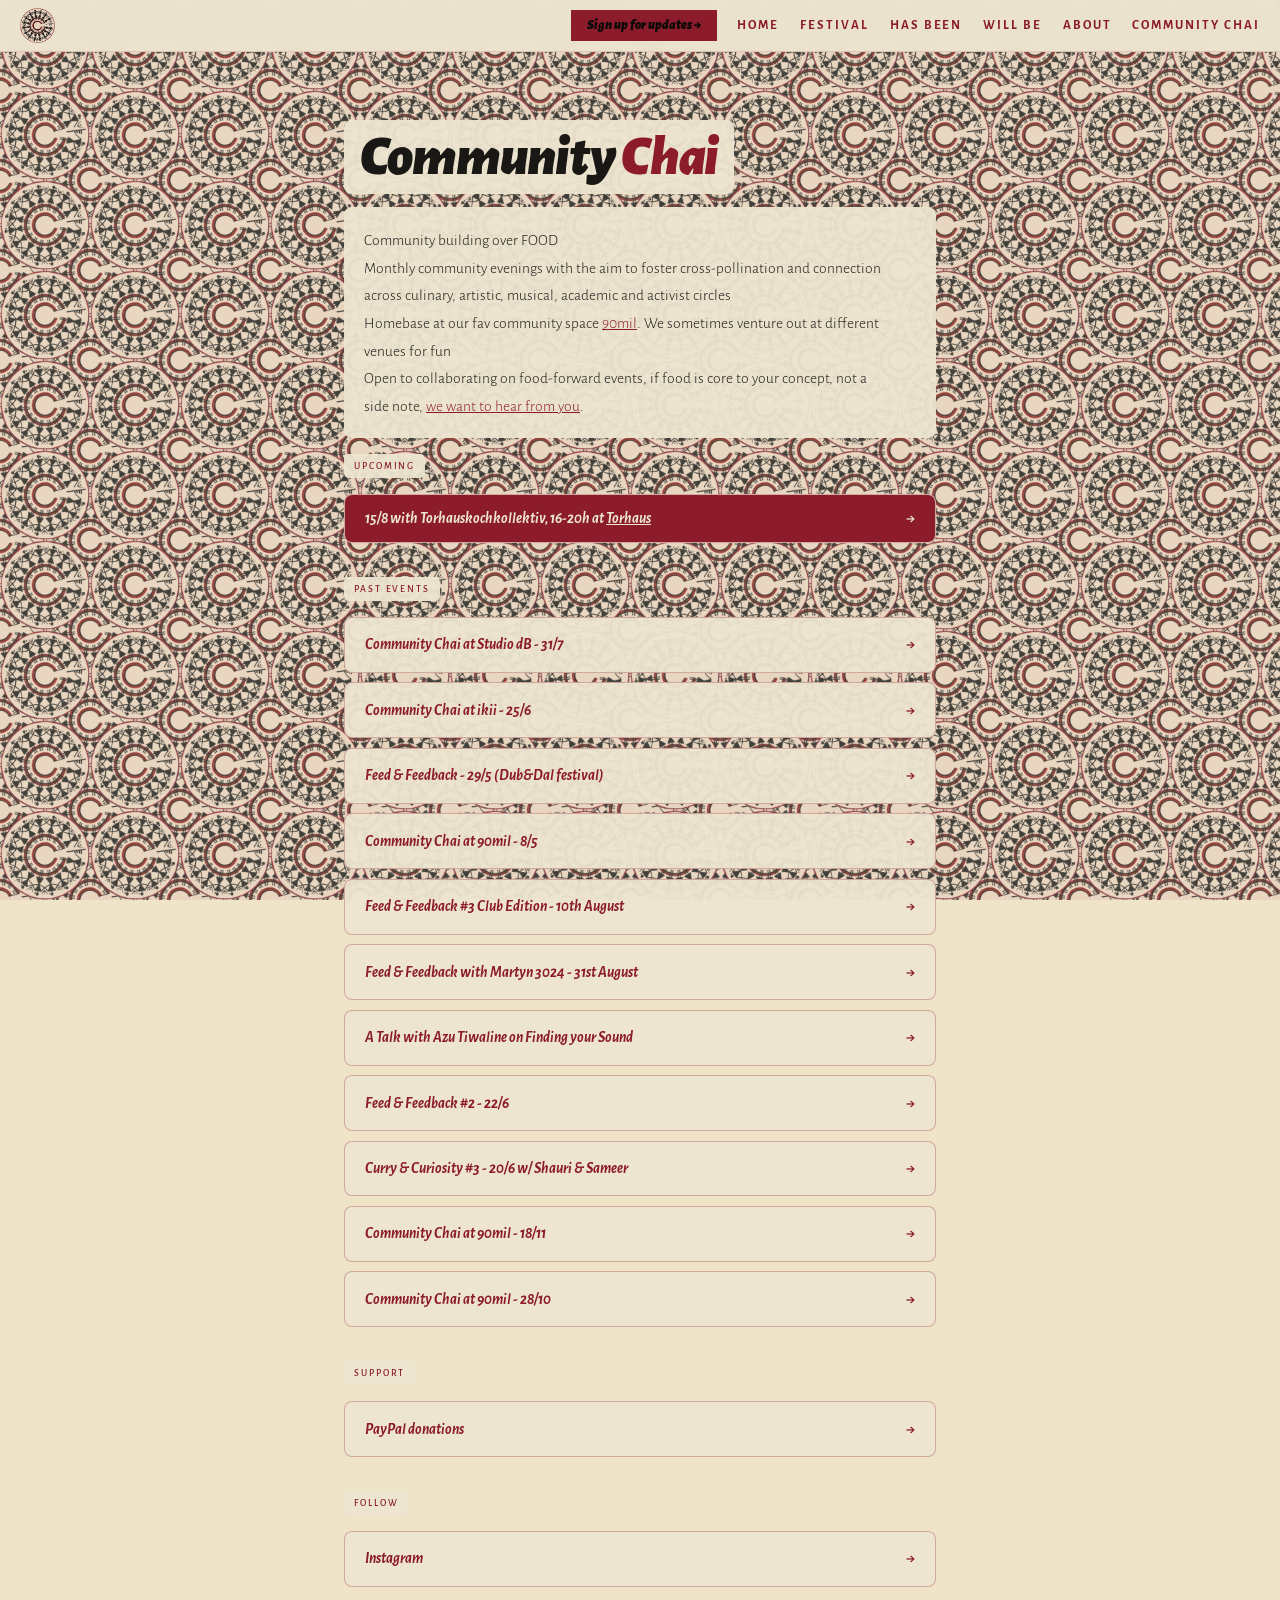
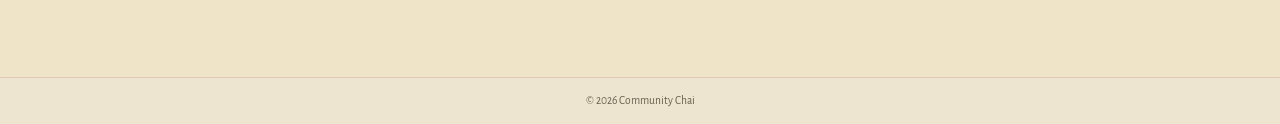
<file: cc/index.html>
<!DOCTYPE html>
<html>
<head>
  <meta charset="UTF-8">
  <meta http-equiv="refresh" content="0; url=/community-chai.html">
  <script>window.location.replace('/community-chai.html');</script>
</head>
</html>
</file>
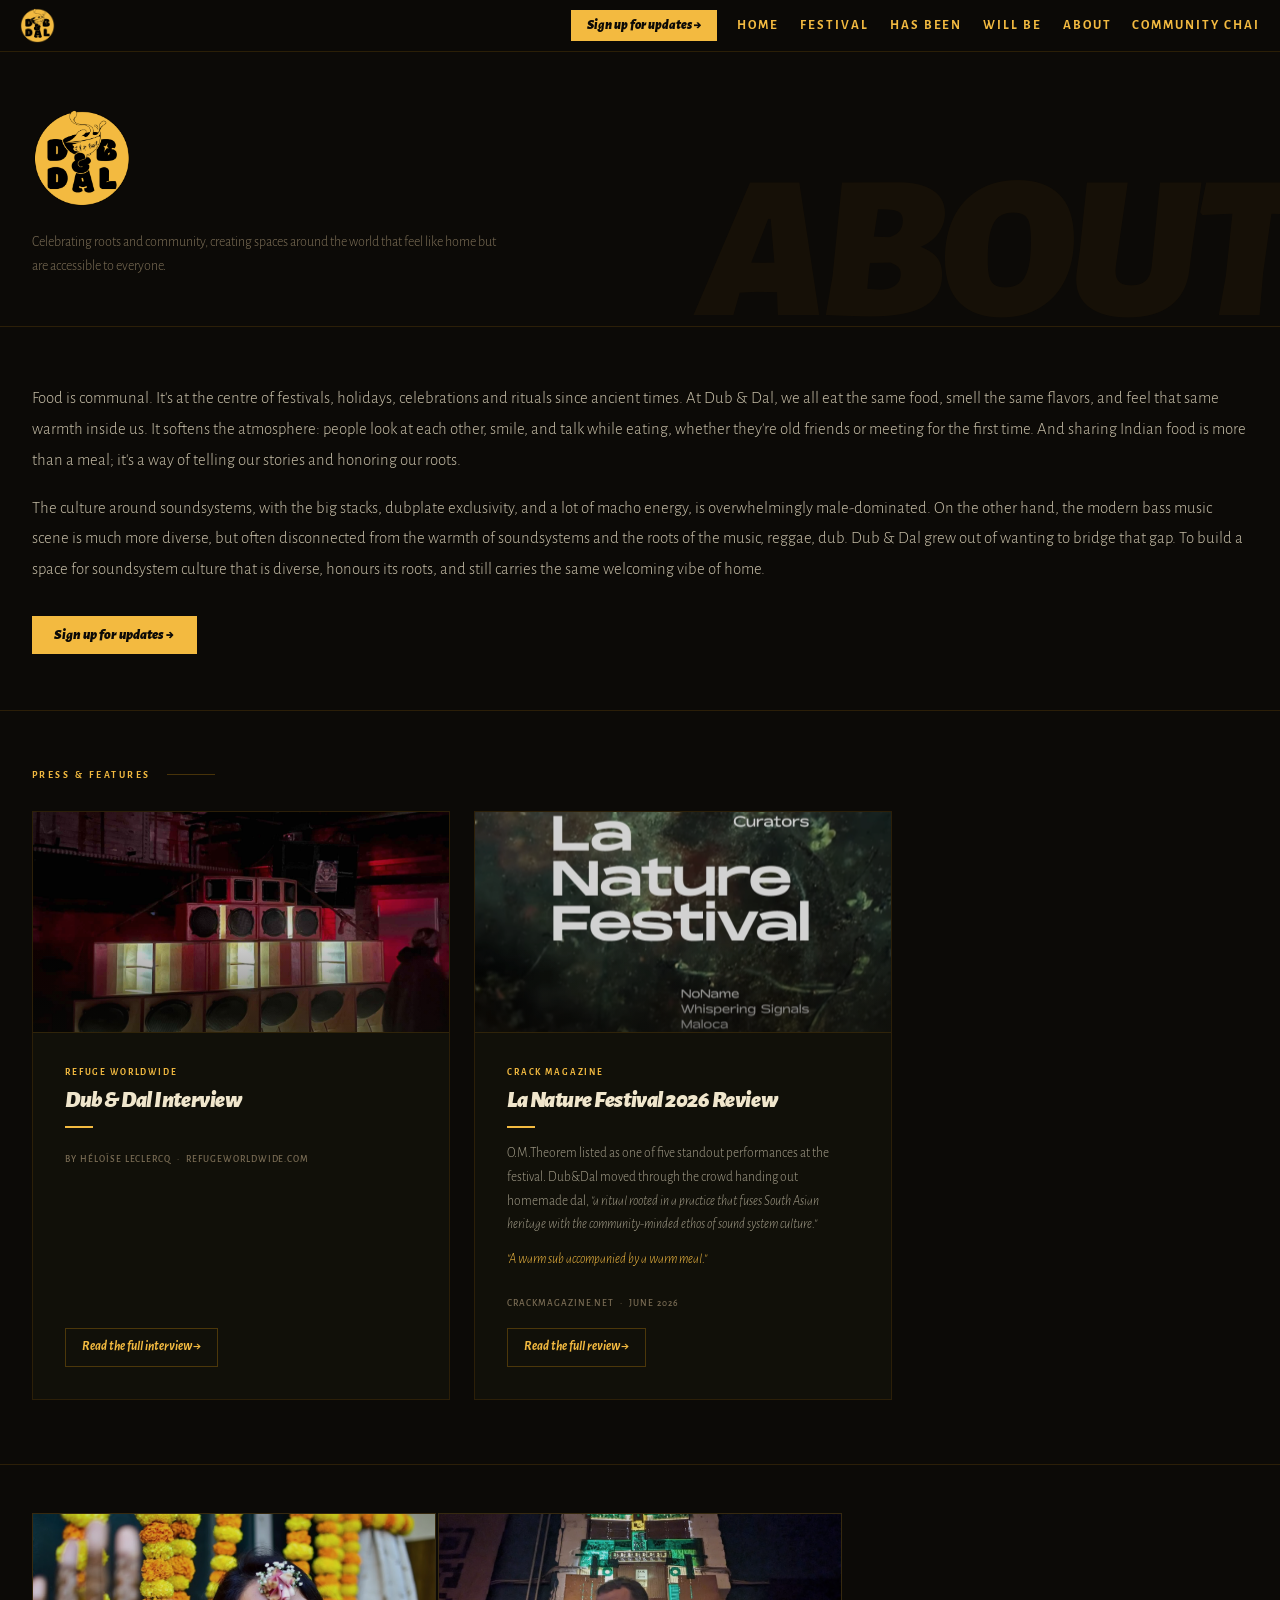
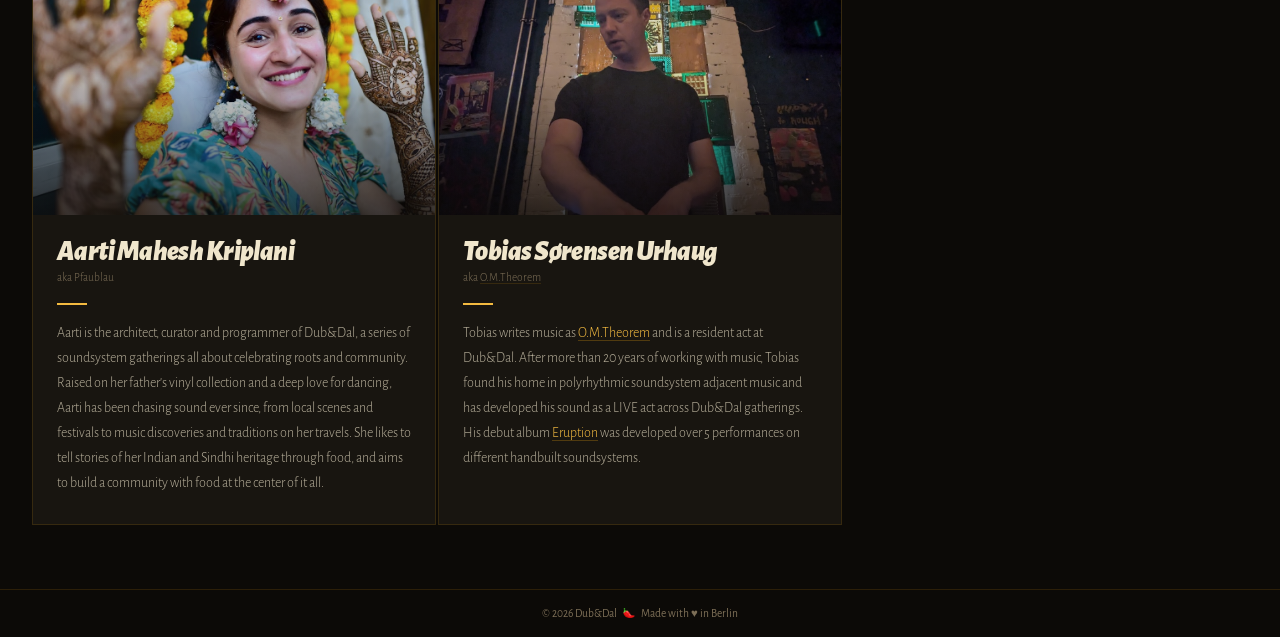
<file: about.html>
<!DOCTYPE html>
<html lang="en">
<head>
    <meta charset="UTF-8">
    <meta name="viewport" content="width=device-width, initial-scale=1.0">
    <title>About · Dub&amp;Dal</title>
    <link rel="icon" type="image/png" href="./images/logo.png">
    <link rel="preconnect" href="https://fonts.googleapis.com">
    <link rel="preconnect" href="https://fonts.gstatic.com" crossorigin>
    <link rel="stylesheet" href="styles.css">
    <style>
        /* ═══════════════════════════════════
           ABOUT BODY
        ═══════════════════════════════════ */
        .about-section {
          padding: 3.5rem 2rem;
          border-bottom: 1px solid var(--bord);
        }

        .section-lbl {
          font-size: .62rem; font-weight: 700; letter-spacing: .25em;
          text-transform: uppercase; color: var(--gold);
          display: flex; align-items: center; gap: 1rem;
          margin-bottom: 1.75rem;
        }
        .section-lbl::after {
          content: '';
          width: 48px; height: 1px; background: var(--bord2);
        }

        .about-text {
          font-size: 1.05rem; font-weight: 300; color: rgba(240,230,204,.82);
          line-height: 1.82;
        }
        .about-text p + p { margin-top: 1.1rem; }

        .cta-row {
          margin-top: 2rem;
          display: flex; gap: .75rem; flex-wrap: wrap; align-items: center;
        }

        .btn-gold {
          background: var(--gold); color: #0c0a07;
          padding: .6rem 1.4rem;
          font-weight: 900; font-style: italic; font-size: .9rem;
          text-decoration: none; display: inline-block;
          transition: background .2s;
          border: none; cursor: pointer; font-family: inherit;
        }
        .btn-gold:hover { background: var(--gold2); }

        /* ═══════════════════════════════════
           REFUGE INTERVIEW PREVIEW
        ═══════════════════════════════════ */
        .interview-section {
          padding: 3.5rem 2rem 4rem;
          border-bottom: 1px solid var(--bord);
        }

        .interview-card {
          display: flex;
          flex-direction: column;
          overflow: hidden;
          border: 1px solid var(--bord);
        }

        .interview-img-wrap {
          position: relative;
          overflow: hidden;
          background: var(--s2);
          height: 220px;
          flex-shrink: 0;
        }
        .interview-img-wrap img {
          width: 100%; height: 100%;
          object-fit: cover; object-position: center top;
          display: block;
          filter: saturate(.8) brightness(.82);
          transition: transform .5s ease, filter .4s ease;
        }
        .interview-card:hover .interview-img-wrap img {
          transform: scale(1.03);
          filter: saturate(1) brightness(.75);
        }
        .interview-img-ov {
          position: absolute; inset: 0;
          background: linear-gradient(to bottom, transparent 60%, rgba(12,10,7,.5) 100%);
          pointer-events: none;
        }

        .interview-body {
          background: var(--s1);
          padding: 2rem;
          display: flex; flex-direction: column; justify-content: space-between;
          flex: 1;
          border-top: 1px solid var(--bord);
        }

        .interview-source {
          font-size: .58rem; font-weight: 700; letter-spacing: .2em;
          text-transform: uppercase; color: var(--gold);
          margin-bottom: .5rem;
        }
        .interview-title {
          font-weight: 900; font-style: italic;
          font-size: clamp(1.1rem, 2vw, 1.45rem);
          line-height: 1.05; letter-spacing: -.02em;
          color: var(--cream); margin-bottom: .85rem;
        }
        .interview-rule { width: 28px; height: 2px; background: var(--gold); margin-bottom: .85rem; }
        .interview-excerpt {
          font-size: .84rem; font-weight: 300; color: rgba(240,230,204,.65);
          line-height: 1.78; flex: 1;
        }
        .interview-excerpt p + p { margin-top: .65rem; }
        .interview-meta {
          font-size: .6rem; font-weight: 500; letter-spacing: .1em;
          text-transform: uppercase; color: var(--dim);
          margin-top: 1.5rem; margin-bottom: 1rem;
        }
        .interview-cta {
          display: inline-block;
          background: transparent; color: var(--gold);
          border: 1px solid var(--bord2);
          padding: .48rem 1rem;
          font-weight: 700; font-style: italic; font-size: .82rem;
          text-decoration: none;
          align-self: flex-start;
          transition: border-color .2s, color .2s, background .2s;
        }
        .interview-cta:hover {
          border-color: var(--gold);
          background: rgba(212,146,14,.07);
          color: var(--gold2);
        }

        .press-grid {
          display: grid;
          grid-template-columns: repeat(auto-fill, minmax(380px, 1fr));
          gap: 1.5rem;
          max-width: 860px;
        }

        /* ═══════════════════════════════════
           PEOPLE
        ═══════════════════════════════════ */
        .people-section {
          padding: 3rem 2rem 4rem;
        }

        .people-grid {
          display: grid;
          grid-template-columns: repeat(auto-fill, minmax(340px, 1fr));
          gap: 2px;
        }

        .profile-card {
          background: var(--s2);
          border: 1px solid var(--bord);
          overflow: hidden;
          transition: border-color .3s;
        }
        .profile-card:hover { border-color: var(--bord2); }

        .profile-img-wrap {
          width: 100%; aspect-ratio: 4/3;
          overflow: hidden; position: relative;
          background: var(--s1);
        }
        .profile-img-wrap img {
          width: 100%;
          height: 100%;
          object-fit: cover;
          object-position: center top;
          display: block;
          filter: saturate(.85) brightness(.88);
          transition: transform .5s ease, filter .4s ease;
        }
        .profile-card:hover .profile-img-wrap img {
          transform: scale(1.03);
          filter: saturate(1) brightness(.82);
        }

        .profile-placeholder {
          width: 100%; height: 100%;
          display: flex; align-items: center; justify-content: center;
          font-weight: 900; font-style: italic; font-size: 3rem;
          color: var(--gold); opacity: .15;
        }
        .profile-img-ov {
          position: absolute; inset: 0;
          background: linear-gradient(to top, rgba(12,10,7,.7) 0%, transparent 50%);
          pointer-events: none;
        }
        .profile-body { padding: 1.5rem 1.5rem 1.75rem; }
        .profile-role {
          font-size: .58rem; font-weight: 700; letter-spacing: .18em;
          text-transform: uppercase; color: var(--gold); margin-bottom: .35rem;
        }
        .profile-name {
          font-weight: 900; font-style: italic;
          font-size: clamp(1.3rem, 2.5vw, 1.75rem);
          line-height: .95; letter-spacing: -.02em;
          color: var(--cream); margin-bottom: .15rem;
        }
        .profile-alias {
          font-size: .72rem; color: var(--dim); font-weight: 300; margin-bottom: 1rem;
        }
        .profile-alias a {
          color: var(--dim); text-decoration: none;
          border-bottom: 1px solid var(--bord);
          transition: color .2s, border-color .2s;
        }
        .profile-alias a:hover { color: var(--gold); border-color: var(--bord2); }
        .profile-rule { width: 30px; height: 2px; background: var(--gold); margin-bottom: 1rem; }
        .profile-bio {
          font-size: .88rem; font-weight: 300; color: rgba(240,230,204,.72);
          line-height: 1.78;
        }
        .profile-bio a {
          color: var(--gold); text-decoration: none;
          border-bottom: 1px solid var(--bord2);
          transition: border-color .2s;
        }
        .profile-bio a:hover { border-color: var(--gold); }

        /* ═══════════════════════════════════
           RESPONSIVE
        ═══════════════════════════════════ */
        @media (max-width: 640px) {
          .page-hero { padding-top: calc(var(--nav) + 2rem); }
          .press-grid { grid-template-columns: 1fr; }
          .people-grid { grid-template-columns: 1fr; }
          .cta-row { flex-direction: column; align-items: flex-start; }
        }
        @media (min-width:641px) and (max-width:900px) {
          .people-grid { grid-template-columns: repeat(2, 1fr); }
        }
    </style>
</head>
<body>

<!-- ═══ NAV ═══ -->
<script src="nav.js"></script>

<!-- ═══ HERO ═══ -->
<div class="page-hero" data-label="ABOUT">
    <img src="./images/logo.png" width="100" height="100">
    <div class="hero-sub">Celebrating roots and community, creating spaces around the world that feel like home but are accessible to everyone.</div>
</div>

<!-- ═══ ABOUT ═══ -->
<div class="about-section">
    <div class="about-text">
        <p>Food is communal. It's at the centre of festivals, holidays, celebrations and rituals since ancient times. At Dub &amp; Dal, we all eat the same food, smell the same flavors, and feel that same warmth inside us. It softens the atmosphere: people look at each other, smile, and talk while eating, whether they're old friends or meeting for the first time. And sharing Indian food is more than a meal; it's a way of telling our stories and honoring our roots.</p>
        <p>The culture around soundsystems, with the big stacks, dubplate exclusivity, and a lot of macho energy, is overwhelmingly male-dominated. On the other hand, the modern bass music scene is much more diverse, but often disconnected from the warmth of soundsystems and the roots of the music, reggae, dub. Dub &amp; Dal grew out of wanting to bridge that gap. To build a space for soundsystem culture that is diverse, honours its roots, and still carries the same welcoming vibe of home.</p>
    </div>
    <div class="cta-row">
        <button type="button" data-tally-open="68yj7k" data-tally-layout="modal" data-tally-width="480" class="btn-gold">Sign up for updates →</button>
    </div>
</div>

<!-- ═══ PRESS & FEATURES ═══ -->
<div class="interview-section">
    <div class="section-lbl">Press &amp; Features</div>

    <div class="press-grid">

        <!-- Refuge Worldwide -->
        <div class="interview-card">
            <div class="interview-img-wrap">
                <img src="./images/GRS.jpg" alt="Dub&Dal at Refuge Worldwide" loading="lazy">
                <div class="interview-img-ov"></div>
            </div>
            <div class="interview-body">
                <div>
                    <div class="interview-source">Refuge Worldwide</div>
                    <div class="interview-title">Dub &amp; Dal Interview</div>
                    <div class="interview-rule"></div>
                    <div class="interview-meta">By Héloïse Leclercq &nbsp;·&nbsp; refugeworldwide.com</div>
                </div>
                <a href="https://refugeworldwide.com/news/dub-and-dal" target="_blank" class="interview-cta">Read the full interview →</a>
            </div>
        </div>

        <!-- Crack Magazine -->
        <div class="interview-card">
            <div class="interview-img-wrap">
                <img src="./images/LaNatureCurators.png" alt="La Nature Festival 2026" loading="lazy" style="object-position: center center;">
                <div class="interview-img-ov"></div>
            </div>
            <div class="interview-body">
                <div>
                    <div class="interview-source">Crack Magazine</div>
                    <div class="interview-title">La Nature Festival 2026 Review</div>
                    <div class="interview-rule"></div>
                    <div class="interview-excerpt">
                        <p>O.M.Theorem listed as one of five standout performances at the festival. Dub&amp;Dal moved through the crowd handing out homemade dal, <em>"a ritual rooted in a practice that fuses South Asian heritage with the community-minded ethos of sound system culture."</em></p>
                        <p style="margin-top:.65rem; color:var(--gold); font-style:italic;">"A warm sub accompanied by a warm meal."</p>
                    </div>
                    <div class="interview-meta">crackmagazine.net &nbsp;·&nbsp; June 2026</div>
                </div>
                <a href="https://crackmagazine.net/article/long-reads/la-nature-festival-2026-review/" target="_blank" class="interview-cta">Read the full review →</a>
            </div>
        </div>

    </div>
</div>

<!-- ═══ PEOPLE ═══ -->
<div class="people-section">
    <div class="people-grid">

        <!-- Aarti -->
        <div class="profile-card">
            <div class="profile-img-wrap">
                <img src="./images/aarti.jpg" alt="Aarti Mahesh Kriplani">
                <div class="profile-img-ov"></div>
            </div>
            <div class="profile-body">
                <div class="profile-name">Aarti Mahesh Kriplani</div>
                <div class="profile-alias">aka Pfaublau</div>
                <div class="profile-rule"></div>
                <div class="profile-bio">
                    Aarti is the architect, curator and programmer of Dub&amp;Dal, a series of soundsystem gatherings all about celebrating roots and community. Raised on her father's vinyl collection and a deep love for dancing, Aarti has been chasing sound ever since, from local scenes and festivals to music discoveries and traditions on her travels. She likes to tell stories of her Indian and Sindhi heritage through food, and aims to build a community with food at the center of it all.
                </div>
            </div>
        </div>

        <!-- Tobias -->
        <div class="profile-card">
            <div class="profile-img-wrap">
                <img src="./images/Tobias.jpg" alt="Tobias Sørensen Urhaug">
                <div class="profile-img-ov"></div>
            </div>
            <div class="profile-body">
                <div class="profile-name">Tobias Sørensen Urhaug</div>
                <div class="profile-alias">aka <a href="https://omtheorem.bandcamp.com/" target="_blank">O.M.Theorem</a></div>
                <div class="profile-rule"></div>
                <div class="profile-bio">
                    Tobias writes music as <a href="https://omtheorem.bandcamp.com/" target="_blank">O.M.Theorem</a> and is a resident act at Dub&amp;Dal. After more than 20 years of working with music, Tobias found his home in polyrhythmic soundsystem adjacent music and has developed his sound as a LIVE act across Dub&amp;Dal gatherings. His debut album <a href="https://omtheorem.bandcamp.com/album/eruption" target="_blank">Eruption</a> was developed over 5 performances on different handbuilt soundsystems.
                </div>
            </div>
        </div>

    </div>
</div>

<div class="f-bot">© 2026 Dub&amp;Dal <img src="./images/red_chilli.png" alt="chilli" style="width:12px; height:10px; vertical-align:middle; margin: 0 4px 3px 4px;"> Made with ♥ in Berlin</div>

</body>
</html>
</file>
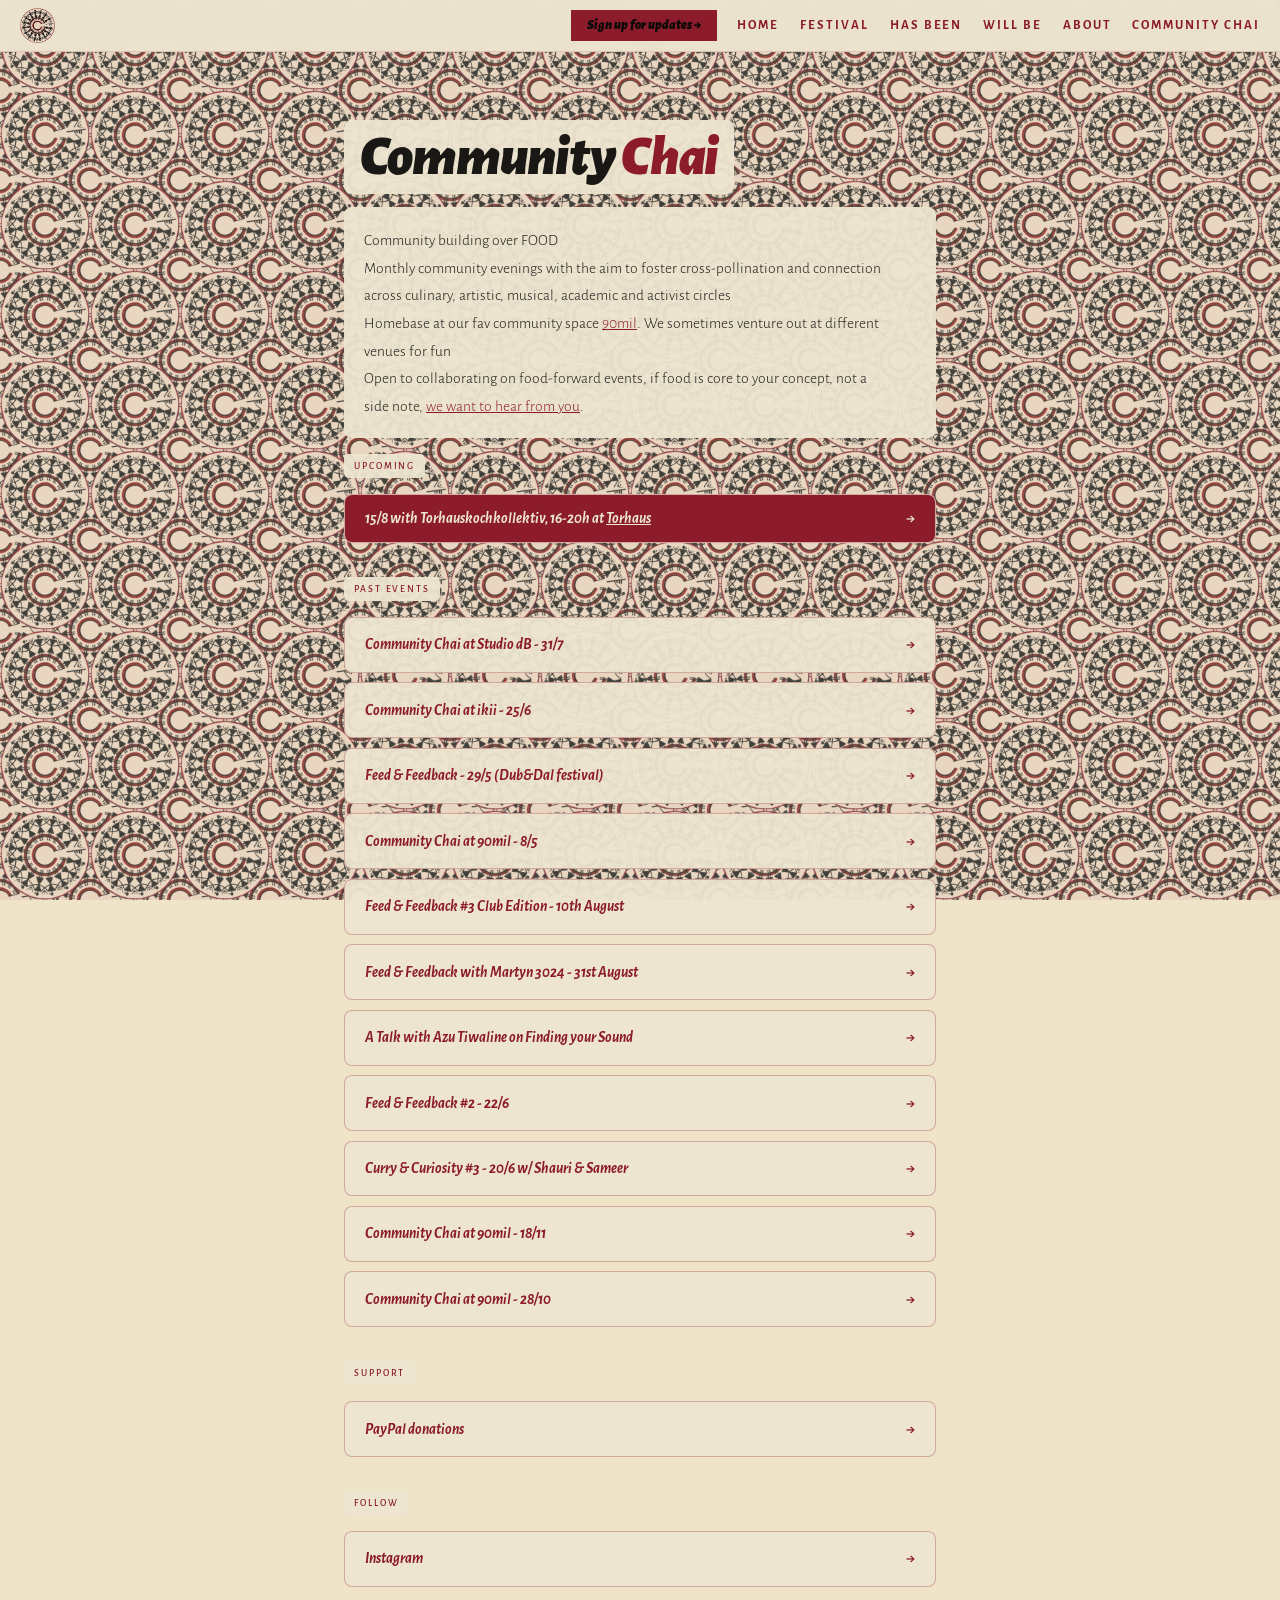
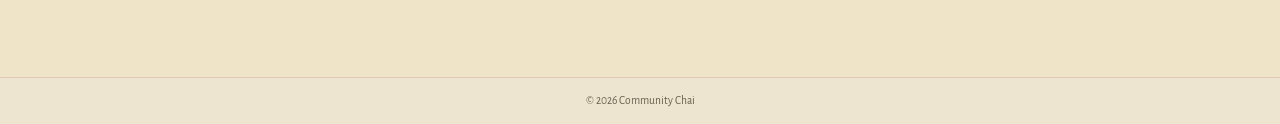
<file: community-chai.html>
<!DOCTYPE html>
<html lang="en">
<head>
  <meta charset="UTF-8">
  <meta name="viewport" content="width=device-width, initial-scale=1.0">
  <title>Community Chai</title>
  <link rel="icon" type="image/png" href="./images/CommunityChai/CommunityChai-small.PNG">
  <link rel="preconnect" href="https://fonts.googleapis.com">
  <link rel="preconnect" href="https://fonts.gstatic.com" crossorigin>
  <link rel="stylesheet" href="styles.css">
  <style>
    :root {
      --bg:    #ede5d0;
      --s1:    #e4dcc8;
      --s2:    #d9d1bc;
      --gold:  #8c1c2b;
      --gold2: #a8253a;
      --cream: #1a1814;
      --dim:   #6b5e4e;
      --bord:  rgba(140,28,43,.14);
      --bord2: rgba(140,28,43,.30);
    }
    body {
      background-color: #EFE3C8;
    }
    body::before {
      content: '';
      position: fixed;
      inset: 0;
      z-index: 0;
      opacity: 0.8;
      pointer-events: none;
      background-image:
        url('./images/CommunityChai/CommunityChai-small.PNG'),
        url('./images/CommunityChai/CommunityChai-small.PNG');
      background-repeat: repeat, repeat;
      background-size: 90px 90px, 90px 90px;
      background-position: 0 0, 45px 45px;
    }
    .nav { background: rgba(237,229,208,.97); border-bottom-color: var(--bord); position: relative; z-index: 100; }
    .nav-drawer { background: rgba(237,229,208,.98); z-index: 99; }

    .cc-page {
      max-width: 640px;
      margin: 0 auto;
      padding: calc(var(--nav) + 1rem) 1.5rem 5rem;
      position: relative;
      z-index: 1;
    }
    .cc-hero {
      position: relative;
      display: flex; align-items: flex-end;
      margin-bottom: 0.8rem;
    }
    .cc-hero-text {
      font-weight: 900; font-style: italic;
      font-size: clamp(2rem, 6vw, 3.5rem);
      line-height: .9; letter-spacing: -.02em;
      color: var(--cream);
      background: rgba(237,229,208,.95);
      padding: .75rem 1rem;
      border-radius: .5rem;
    }
    .cc-hero-text span { color: var(--gold); }

    .cc-about {
      background: rgba(237,229,208,.95);
      padding: 1.25rem 1.25rem 1.1rem;
      border-radius: .5rem;
      margin-bottom: 0;
    }
    .cc-lbl {
      font-size: .62rem; font-weight: 500; letter-spacing: .2em;
      text-transform: uppercase; color: var(--gold); margin-bottom: .5rem;
    }
    .cc-rule { width: 36px; height: 2px; background: var(--gold); margin: 1.1rem 0; }
    .cc-body {
      font-size: .97rem; line-height: 1.78;
      color: var(--cream); font-weight: 300; max-width: 520px;
    }

    .cc-links { margin-top: 0.8rem; }
    .cc-links-placeholder {
      display: flex; align-items: center; justify-content: space-between;
      width: 100%; text-align: left;
      font-size: .9rem; font-style: italic; color: #ede5d0;
      background: var(--gold);
      padding: .75rem 1rem;
      border-radius: .5rem;
      margin-bottom: .6rem;
      border: none; cursor: pointer; font-family: inherit;
    }
    .cc-links-placeholder a { color: inherit; text-decoration: underline; font-weight: 700; }
    .cc-links-placeholder:hover { background: var(--gold2); }
    .cc-links-lbl {
      font-size: .62rem; font-weight: 500; letter-spacing: .2em;
      text-transform: uppercase; color: var(--gold); margin-bottom: 1rem;
      display: inline-block;
      background: rgba(237,229,208,.95);
      padding: .25rem .6rem;
      border-radius: .3rem;
    }
    .cc-link-btn {
      display: flex; align-items: center; justify-content: space-between;
      padding: .9rem 1.25rem;
      border-radius: .5rem;
      text-decoration: none;
      font-weight: 700; font-style: italic;
      font-size: .95rem;
      background: rgba(237,229,208,.95);
      color: var(--gold);
      border: 1px solid var(--bord2);
      transition: background .2s, color .2s;
      margin-bottom: .6rem;
    }
    .cc-link-btn:hover { background: var(--gold); color: #ede5d0; border-color: var(--gold); }

    .cc-event {
      background: rgba(237,229,208,.95);
      border: 1px solid var(--bord2);
      border-radius: .5rem;
      margin-bottom: .6rem;
      overflow: hidden;
    }
    .cc-event-toggle {
      display: flex; align-items: center; justify-content: space-between;
      width: 100%; text-align: left;
      padding: .9rem 1.25rem;
      font-weight: 700; font-style: italic; font-size: .95rem;
      color: #ede5d0;
      background: var(--gold);
      border: none; cursor: pointer; font-family: inherit;
      transition: background .2s;
    }
    .cc-event-toggle:hover { background: var(--gold2); }
    .cc-event-caret {
      flex-shrink: 0; margin-left: .75rem;
      transition: transform .25s ease;
    }
    .cc-event[data-open="true"] .cc-event-caret { transform: rotate(90deg); }
    .cc-event-panel {
      max-height: 0;
      overflow: hidden;
      transition: max-height .35s ease;
    }
    .cc-event-panel-inner {
      padding: 0 1.25rem 1.1rem;
      font-size: .88rem; line-height: 1.7;
      color: var(--cream); font-weight: 300;
      border-top: 1px solid var(--bord);
      padding-top: 1rem;
    }
    .cc-event-panel-inner p + p { margin-top: .75rem; }
    .cc-event-link {
      display: inline-block; margin-top: .85rem;
      color: var(--gold); font-weight: 700; text-decoration: underline;
    }
  </style>
</head>
<body>

<script>window.NAV_LOGO = { src: './images/CommunityChai/CommunityChai-small.PNG', alt: 'Community Chai', href: 'community-chai.html' };</script>
<script src="nav.js"></script>

<div class="cc-page">

  <div class="cc-hero">
    <div class="cc-hero-text">Community <span>Chai</span></div>
  </div>

  <div class="cc-about">
    <div class="cc-body">
      Community building over FOOD
      <br>Monthly community evenings with the aim to foster cross-pollination and connection across culinary, artistic, musical, academic and activist circles
      <br>Homebase at our fav community space <a href="https://www.90mil.berlin/" target="_blank" style="color:var(--gold);text-decoration:underline">90mil</a>. We sometimes venture out at different venues for fun
      <br>Open to collaborating on food-forward events, if food is core to your concept, not a side note, <a href="mailto:communitychaiberlin@gmail.com" style="color:var(--gold);text-decoration:underline">we want to hear from you</a>.
    </div>
  </div>

  <div class="cc-links">
    <div class="cc-links-lbl">Upcoming</div>
    <div class="cc-event" id="cc-event-thf">
      <button type="button" class="cc-event-toggle" aria-expanded="false" aria-controls="cc-event-thf-panel" onclick="toggleCcEvent('cc-event-thf')">
        <span>15/8 with Torhauskochkollektiv, 16-20h at <a href="https://maps.app.goo.gl/Yu5gr3Fd8ye4i4mX9" target="_blank" rel="noopener noreferrer" onclick="event.stopPropagation()" style="color:inherit;text-decoration:underline">Torhaus</a></span>
        <span class="cc-event-caret">→</span>
      </button>
      <div class="cc-event-panel" id="cc-event-thf-panel">
        <div class="cc-event-panel-inner">
          <p>We're collaborating with <a href="https://torhauskochkollektiv.org/" target="_blank" rel="noopener noreferrer" class="cc-event-link">Torhaus Koch Kollektiv</a>, merging our monthly with their monthly Küfa [Communal cooking with rescued food, open to all]</p>
          <p>Starting as usual at 16:00 with cooking, we go live on air as Radio ToKoKo at 18:00, hosted by Aarti, who is part of both collectives. She will play revolutionary songs, sounds of protest and activism and interview two guests from India:</p>
          <p>Deborshi Chakraborthy, scholar and guest speaker, on <a href="https://untoldmag.org/india-cockroach-revolt-party/" target="_blank" rel="noopener noreferrer" style="color:var(--gold);text-decoration:underline">How India's Youth Uprising Is Cracking Modi's Electoral Autocracy</a>. </p>
          <p>Arshi Javaid, Berlin-based Kashmiri scholar and author/editor of <a href="https://www.amazon.de/-/en/Yaadgah-Memories-Srinagar-Arshi-Javaid/dp/B0FFGBTD2D" target="_blank" rel="noopener noreferrer" style="color:var(--gold);text-decoration:underline">Yaadgah: Memories of Srinagar</a>, an anthology of essays and images tracing memory, loss and everyday life in Srinagar's old city.</p>
          <p>Join us for an afternoon that blends chai, community radio, food-activism, and good company.</p>
          <p><a href="https://maps.app.goo.gl/Yu5gr3Fd8ye4i4mX9" target="_blank" rel="noopener noreferrer" style="color:var(--gold);text-decoration:underline">Come to Torhaus</a>, 16-20h
          or tune in to <a href="https://thfradio.de/en" target="_blank" rel="noopener noreferrer" style="color:var(--gold);text-decoration:underline">THF Radio</a> 18-20h </p>
        </div>
      </div>
    </div>

    <div class="cc-links-lbl" style="margin-top:1.5rem">Past events</div>

    <a href="https://maps.app.goo.gl/4uGxboG5Uj88q1SN6" target="_blank" class="cc-link-btn">
      Community Chai at Studio dB - 31/7 <span>→</span>
    </a>
    <a href="https://forms.gle/tJPvDJkdfkxwKXYRA" target="_blank" class="cc-link-btn">
      Community Chai at ikii - 25/6 <span>→</span>
    </a>
    <a href="https://docs.google.com/forms/d/e/1FAIpQLScXMf3X62fp6N5__ghtvRRG6Jn_FOVgwzI0u1OVxAQsdVTC2w/viewform" target="_blank" class="cc-link-btn">
      Feed &amp; Feedback - 29/5 (Dub&amp;Dal festival) <span>→</span>
    </a>
    <a href="https://forms.gle/zh46BhDXNkU8iCVa8" target="_blank" class="cc-link-btn">
      Community Chai at 90mil - 8/5 <span>→</span>
    </a>
    <a href="https://forms.gle/UkVeFDtPVoKeq88E7" target="_blank" class="cc-link-btn">
      Feed &amp; Feedback #3 Club Edition - 10th August <span>→</span>
    </a>
    <a href="https://ra.co/events/2239341" target="_blank" class="cc-link-btn">
      Feed &amp; Feedback with Martyn 3024 - 31st August <span>→</span>
    </a>
    <a href="https://ra.co/events/2200443" target="_blank" class="cc-link-btn">
      A Talk with Azu Tiwaline on Finding your Sound <span>→</span>
    </a>
    <a href="https://docs.google.com/forms/d/e/1FAIpQLSeUx1E4hTJK3nWmwCdXpzcYEsvhVMMF3GEJN-HsWFQhV2JxBA/viewform" target="_blank" class="cc-link-btn">
      Feed &amp; Feedback #2 - 22/6 <span>→</span>
    </a>
    <a href="https://docs.google.com/forms/d/e/1FAIpQLScCYc49tFnBRsaCqCOhG9tRKIBNJlLr75SSss7MPoafC8OzIg/viewform" target="_blank" class="cc-link-btn">
      Curry &amp; Curiosity #3 - 20/6 w/ Shauri &amp; Sameer <span>→</span>
    </a>
    <a href="https://docs.google.com/forms/d/e/1FAIpQLSfSSauYuehnNn05Neps934pUhzGzSRdw-JaDWXJU2XaomGJ5g/viewform" target="_blank" class="cc-link-btn">
      Community Chai at 90mil - 18/11 <span>→</span>
    </a>
    <a href="https://docs.google.com/forms/d/e/1FAIpQLSdmLOh7IwRh1zZrx08FFons7MDH0lxxXTgrqovhEW3GMFO13g/viewform" target="_blank" class="cc-link-btn">
      Community Chai at 90mil - 28/10 <span>→</span>
    </a>

    <div class="cc-links-lbl" style="margin-top:1.5rem">Support</div>
    <a href="https://www.paypal.com/paypalme/rolastudios" target="_blank" class="cc-link-btn">
      PayPal donations <span>→</span>
    </a>

    <div class="cc-links-lbl" style="margin-top:1.5rem">Follow</div>
    <a href="https://www.instagram.com/CommunityChai" target="_blank" class="cc-link-btn">
      Instagram <span>→</span>
    </a>
  </div>

</div>

<div class="f-bot" style="position:relative;z-index:1">© 2026 Community Chai</div>

<script>
function toggleCcEvent(id) {
  const wrap  = document.getElementById(id);
  const panel = document.getElementById(id + '-panel');
  const btn   = wrap.querySelector('.cc-event-toggle');
  const open  = wrap.dataset.open === 'true';

  if (open) {
    panel.style.maxHeight = '0px';
    wrap.dataset.open = 'false';
    btn.setAttribute('aria-expanded', 'false');
  } else {
    panel.style.maxHeight = panel.scrollHeight + 'px';
    wrap.dataset.open = 'true';
    btn.setAttribute('aria-expanded', 'true');
  }
}
</script>

</body>
</html>
</file>
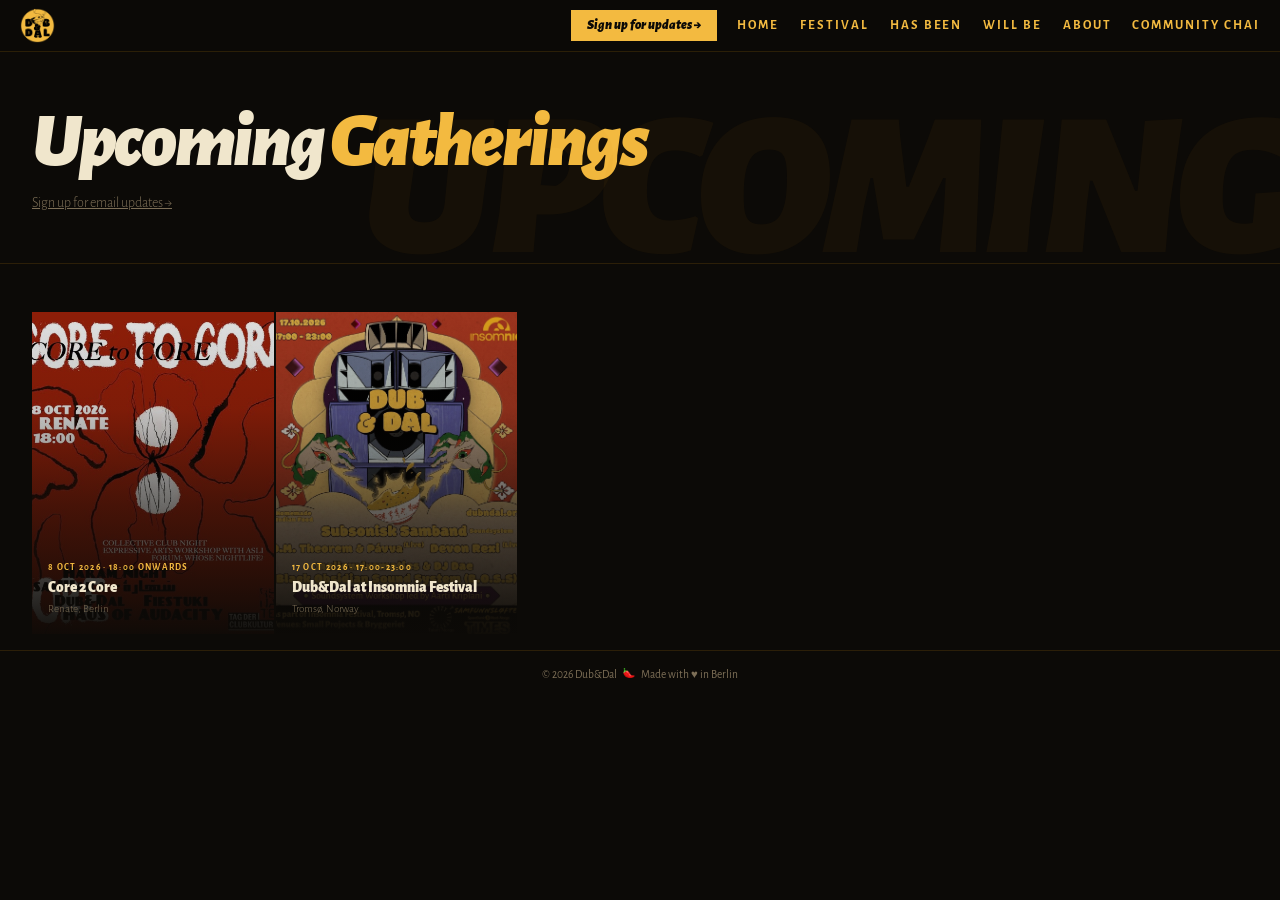
<file: upcoming.html>
<!DOCTYPE html>
<html lang="en">
<head>
<meta charset="UTF-8">
<meta name="viewport" content="width=device-width, initial-scale=1.0">
<title>will be · Upcoming Gatherings</title>
<link rel="icon" type="image/png" href="./images/logo.png">
<link rel="preconnect" href="https://fonts.googleapis.com">
<link rel="preconnect" href="https://fonts.gstatic.com" crossorigin>
<link rel="stylesheet" href="styles.css">
<style>
/* ═══════════════════════════════════
   YEAR SECTIONS
═══════════════════════════════════ */
.year-section { padding: 3rem 2rem 1rem; }
.year-label {
  font-size: .62rem; font-weight: 700; letter-spacing: .25em;
  text-transform: uppercase; color: var(--gold);
  display: flex; align-items: center; gap: 1rem;
  margin-bottom: 1.75rem;
}
.year-label::after {
  content: '';
  flex: 1; height: 1px; background: var(--bord);
}

/* ═══════════════════════════════════
   POSTER GRID
═══════════════════════════════════ */
.grid {
  display: grid;
  grid-template-columns: repeat(auto-fill, minmax(220px, 1fr));
  gap: 2px;
}

.pcard {
  position: relative;
  aspect-ratio: 3/4;
  overflow: hidden;
  background: var(--s2);
  cursor: pointer;
}
.pcard.wide { grid-column: span 2; aspect-ratio: 16/9; }

.pcard-img {
  position: absolute; inset: 0;
  width: 100%; height: 100%;
  object-fit: cover; object-position: center top;
  display: block;
  transition: transform .5s ease, filter .4s ease;
  filter: saturate(.85) brightness(.88);
}
.pcard-placeholder {
  position: absolute; inset: 0;
  display: flex; align-items: center; justify-content: center;
  font-weight: 900; font-style: italic;
  font-size: clamp(1.4rem, 3vw, 2.2rem);
  color: var(--gold); opacity: .18; letter-spacing: -.02em;
  pointer-events: none;
}

.pcard-ov {
  position: absolute; inset: 0;
  background: linear-gradient(to top,
    rgba(12,10,7,.97) 0%,
    rgba(12,10,7,.55) 40%,
    rgba(12,10,7,.12) 70%,
    transparent 100%);
  display: flex; flex-direction: column; justify-content: flex-end;
  padding: 1rem;
  transition: background .35s;
}
.pcard:hover .pcard-ov {
  background: linear-gradient(to top,
    #0c0a07 0%,
    rgba(12,10,7,.75) 55%,
    rgba(12,10,7,.25) 100%);
}
.pcard:hover .pcard-img {
  transform: scale(1.04);
  filter: saturate(1) brightness(.78);
}

.pc-date {
  font-size: .58rem; font-weight: 700; letter-spacing: .14em;
  text-transform: uppercase; color: var(--gold); margin-bottom: .22rem;
}
.pc-title {
  font-weight: 900; font-size: .95rem; line-height: 1.15;
  color: var(--cream);
}
.pc-venue {
  font-size: .7rem; color: var(--dim); font-weight: 300;
  margin-top: .18rem; white-space: nowrap; overflow: hidden; text-overflow: ellipsis;
}

.pc-cta {
  position: absolute; bottom: 1rem; right: 1rem;
  font-size: .6rem; font-weight: 700; letter-spacing: .12em;
  text-transform: uppercase; color: var(--gold);
  border: 1px solid var(--bord2); padding: .3rem .65rem;
  opacity: 0; transform: translateY(4px);
  transition: opacity .25s, transform .25s;
  pointer-events: none;
}
.pcard:hover .pc-cta { opacity: 1; transform: translateY(0); }

/* ═══════════════════════════════════
   LIGHTBOX MODAL
═══════════════════════════════════ */
.modal-overlay {
  position: fixed; inset: 0; z-index: 500;
  background: rgba(12,10,7,.92);
  backdrop-filter: blur(10px);
  display: flex; align-items: center; justify-content: center;
  padding: calc(var(--nav) + 1rem) 1.5rem 1.5rem;
  opacity: 0; pointer-events: none;
  transition: opacity .3s ease;
}
.modal-overlay.open {
  opacity: 1; pointer-events: auto;
}

.modal {
  display: flex;
  gap: 0;
  max-width: 900px; width: 100%;
  max-height: calc(100vh - var(--nav) - 3rem);
  border: 1px solid var(--bord);
  overflow: hidden;
  transform: translateY(18px) scale(.97);
  transition: transform .35s cubic-bezier(.2,.85,.4,1);
  background: var(--s1);
}
.modal-overlay.open .modal {
  transform: translateY(0) scale(1);
}

.modal-poster {
  width: 320px; min-width: 320px;
  position: relative; overflow: hidden;
  background: var(--s2);
  display: flex; align-items: stretch;
  flex-shrink: 0;
}
.modal-poster img {
  width: 100%; height: 100%;
  object-fit: contain; object-position: center;
  display: block;
}
.modal-poster-placeholder {
  width: 100%; display: flex; align-items: center; justify-content: center;
  font-weight: 900; font-style: italic; font-size: 4rem;
  color: var(--gold); opacity: .15; letter-spacing: -.04em;
}

.modal-body {
  flex: 1; min-width: 0; min-height: 0;
  overflow-y: auto;
  padding: 2rem 1.75rem 2rem;
  display: flex; flex-direction: column; gap: 1rem;
  position: relative;
}
.modal-body::-webkit-scrollbar { width: 4px; }
.modal-body::-webkit-scrollbar-track { background: transparent; }
.modal-body::-webkit-scrollbar-thumb { background: var(--bord2); border-radius: 2px; }

.modal-close {
  position: absolute; top: 1rem; right: 1rem;
  background: none; border: 1px solid var(--bord);
  color: var(--dim); cursor: pointer; padding: .3rem .55rem;
  font-size: .75rem; font-family: inherit; letter-spacing: .08em;
  transition: color .2s, border-color .2s;
  line-height: 1;
}
.modal-close:hover { color: var(--cream); border-color: var(--bord2); }

.modal-date {
  font-size: .62rem; font-weight: 700; letter-spacing: .2em;
  text-transform: uppercase; color: var(--gold);
}
.modal-title {
  font-weight: 900; font-style: italic;
  font-size: clamp(1.4rem, 3.5vw, 2.1rem);
  line-height: .92; letter-spacing: -.02em;
  color: var(--cream); padding-right: 2rem;
}
.modal-venue {
  font-size: .75rem; color: var(--dim); font-weight: 300;
  display: flex; align-items: center; gap: .4rem;
}
.modal-rule { width: 36px; height: 2px; background: var(--gold); }
.modal-text {
  font-size: .84rem; font-weight: 300; color: rgba(240,230,204,.75);
  line-height: 1.78;
}
.modal-text p + p { margin-top: .75rem; }
.modal-text a { color: var(--gold); text-decoration: none; border-bottom: 1px solid var(--bord2); transition: border-color .2s; }
.modal-text a:hover { border-color: var(--gold); }

.tt-table { display: flex; flex-direction: column; margin: .3rem 0; }
.tt-row {
  display: flex; align-items: baseline; gap: .5rem;
  padding: .22rem 0; border-bottom: 1px solid var(--bord);
  line-height: 1.35;
}
.tt-row:last-child { border-bottom: none; }
.tt-time {
  flex: 0 0 auto; min-width: 4.2rem;
  font-size: .66rem; font-weight: 700; letter-spacing: .01em;
  color: var(--gold);
}
.tt-act { flex: 1; font-size: .78rem; color: rgba(240,230,204,.75); }
@media (max-width: 480px) {
  .tt-row { gap: .4rem; }
  .tt-time { min-width: 3.7rem; font-size: .62rem; }
  .tt-act { font-size: .74rem; }
}

.modal-tags { display: flex; flex-wrap: wrap; gap: .3rem; margin-top: .25rem; }
.modal-tag {
  font-size: .6rem; font-weight: 700; letter-spacing: .1em;
  text-transform: uppercase; padding: .15rem .5rem;
  border: 1px solid var(--bord); color: var(--dim);
}
.modal-tag.gold { color: var(--gold); border-color: rgba(212,146,14,.35); background: rgba(212,146,14,.06); }

/* ═══════════════════════════════════
   RESPONSIVE
═══════════════════════════════════ */
@media (max-width: 640px) {
  .page-hero { padding-top: calc(var(--nav) + 2rem); }
  .grid { grid-template-columns: repeat(2, 1fr); }
  .pcard.wide { grid-column: span 2; aspect-ratio: 4/3; }
  .modal { flex-direction: column; max-height: 92vh; }
  .modal-poster { width: 100%; min-width: 0; height: 240px; }
  .modal-poster img { object-position: center 20%; }
}
@media (min-width:641px) and (max-width:900px) {
  .modal-poster { width: 240px; min-width: 240px; }
}
</style>
</head>
<body>

<!-- ═══ NAV ═══ -->
<script src="nav.js"></script>

<!-- ═══ HERO ═══ -->
<div class="page-hero" data-label="UPCOMING">
  <div class="hero-title">Upcoming <span class="g">Gatherings</span></div>
  <div class="hero-sub"><button type="button" data-tally-open="68yj7k" data-tally-layout="modal" data-tally-width="480" style="background:none;border:none;cursor:pointer;font:inherit;color:inherit;padding:0;text-decoration:underline">Sign up for email updates →</button></div>
</div>

<div class="year-section">
  <div class="grid">

    <!-- ═══ 8 Oct, CoreHaram at Renate ═══ -->
    <div class="pcard" tabindex="0"
      data-date="8th October 2026"
      data-title="Dub&Dal x CoreHaram at Renate"
      data-venue="Renate, Berlin"
      data-tags="Berlin,Renate,CoreHaram"
      data-img="./images/CoreHaram.jpg"
      data-text="As part of Tag der Club Culture festival, with the motto of STAY CORE, Haramnight invites Dub&Dal alongwith 3 collectives sahhara.berlin, fiestuki and thehausofaudacity - to gather together at Renate for an intimate evening of food, talks, workshops and lots of music and dancing 🖤
We will be sharing our networks, sounds, stories and ways of caring, highlighting the importance of diaspora & diversity, as well as the challenges that we still encounter when building nightlife as a true space for community, and how to overcome them.
Come early to join asli.expressive.arts workshop and open forum + food from Deborshi (Dub&Dal), stay late for a dance to the sounds that heal us.
📍 Renate Berlin
🗓 Thu 8 Oct
🕞 18:00-03:00
🎟️ FREE ENTRY before 20:00 or community ticket via RA">
      <img class="pcard-img" src="./images/CoreHaram.jpg" alt="CoreHaram poster" loading="lazy">
      <div class="pcard-ov">
        <div class="pc-date">8 Oct 2026 · 18:00 onwards</div>
        <div class="pc-title">Core 2 Core</div>
        <div class="pc-venue">Renate, Berlin</div>
      </div>
      <div class="pc-cta">View event</div>
    </div>

    <!-- ═══ 17 Oct, Insomnia Festival ═══ -->
    <div class="pcard" tabindex="0"
      data-date="17th October 2026"
      data-title="Dub&Dal at Insomnia Festival"
      data-venue="Insomnia Festival, Tromsø"
      data-tags="Tromsø Norway,Insomnia Festival"
      data-img="./images/Insomnia.jpg"
      data-text="Dub&Dal invites Black Obsidian Sound System crew from London, sharing a common purpose and radical activism. Together with Aarti, they'll host a workshop where operators from each crew talk through their own stacks: enclosures, amps, DSP and the reasoning behind those choices. For the hands-on part, we'll rig Subsonisk Samband together and tune it by ear. B.O.S.S. will play tunes while we all enjoy warm dal, come hungry!

Dub&Dal resident O.M.Theorem and Sami singer Pavva's performance created just for this occasion opens the Bryggeriet Scene stage followed by Devon Rexi with fried-Farsi lyrics over tripped-out, percussion-heavy rhythms.">
      <img class="pcard-img" src="./images/Insomnia.jpg" alt="Insomnia Festival poster" loading="lazy">
      <div class="pcard-ov">
        <div class="pc-date">17 Oct 2026 · 17:00-23:00</div>
        <div class="pc-title">Dub&Dal at Insomnia Festival</div>
        <div class="pc-venue">Tromsø, Norway</div>
      </div>
      <div class="pc-cta">View event</div>
    </div>
</div>
</div>
<!-- ═══ FOOTER ═══ -->
<div class="f-bot">© 2026 Dub&amp;Dal <img src="./images/red_chilli.png" alt="chilli" style="width:12px; height:10px; vertical-align:middle; margin: 0 4px 3px 4px;"> Made with ♥ in Berlin</div>

<!-- ═══ MODAL ═══ -->
<div class="modal-overlay" id="modal-overlay" role="dialog" aria-modal="true">
  <div class="modal" id="modal">
    <div class="modal-poster" id="modal-poster">
      <div class="modal-poster-placeholder" id="modal-placeholder">D&D</div>
    </div>
    <div class="modal-body">
      <button class="modal-close" id="modal-close" aria-label="Close">✕ Close</button>
      <div class="modal-date" id="modal-date"></div>
      <div class="modal-title" id="modal-title"></div>
      <div class="modal-venue" id="modal-venue">📍 <span id="modal-venue-text"></span></div>
      <div class="modal-rule"></div>
      <div class="modal-tags" id="modal-tags"></div>
      <div class="modal-text" id="modal-text"></div>
    </div>
  </div>
</div>

<script>
/* ══════════════════════════════════════════
   POSTER GRID → MODAL
══════════════════════════════════════════ */
const overlay  = document.getElementById('modal-overlay');
const modalEl  = document.getElementById('modal');
const poster   = document.getElementById('modal-poster');
const pholder  = document.getElementById('modal-placeholder');
const mDate    = document.getElementById('modal-date');
const mTitle   = document.getElementById('modal-title');
const mVenueT  = document.getElementById('modal-venue-text');
const mTags    = document.getElementById('modal-tags');
const mText    = document.getElementById('modal-text');
const mClose   = document.getElementById('modal-close');

function openModal(card) {
  const img    = card.dataset.img;
  const text   = card.dataset.text || '';
  const tags   = (card.dataset.tags || '').split(',').filter(Boolean);

  poster.querySelectorAll('img').forEach(i => i.remove());
  pholder.style.display = img ? 'none' : 'flex';
  if (img) {
    const i = document.createElement('img');
    i.src = img;
    i.alt = card.dataset.title;
    i.style.cssText = 'width:100%;height:100%;object-fit:contain;object-position:center;display:block;';
    poster.appendChild(i);
  }

  mDate.textContent   = card.dataset.date  || '';
  mTitle.textContent  = card.dataset.title || '';
  mVenueT.textContent = card.dataset.venue || '';

  mTags.innerHTML = tags.map(t =>
    `<span class="modal-tag gold">${t.trim()}</span>`
  ).join('');

  mText.innerHTML = text
    .split(/\n\n+/)
    .map(p => `<p>${p.replace(/\n/g,'<br>')}</p>`)
    .join('');

  overlay.classList.add('open');
  document.body.style.overflow = 'hidden';
  mClose.focus();
}

function closeModal() {
  overlay.classList.remove('open');
  document.body.style.overflow = '';
}

document.querySelectorAll('.pcard').forEach(card => {
  card.addEventListener('click', () => openModal(card));
  card.addEventListener('keydown', e => {
    if (e.key === 'Enter' || e.key === ' ') { e.preventDefault(); openModal(card); }
  });
});

mClose.addEventListener('click', closeModal);
overlay.addEventListener('click', e => { if (e.target === overlay) closeModal(); });
document.addEventListener('keydown', e => { if (e.key === 'Escape') closeModal(); });
</script>

</body>
</html>
</file>
<file: styles.css>
@import url('https://fonts.googleapis.com/css2?family=Alegreya+Sans:ital,wght@0,300;0,400;0,500;0,700;0,900;1,300;1,400;1,700;1,900&display=swap');

/* ═══════════════════════════════════
   TOKENS
═══════════════════════════════════ */
:root {
  --bg:    #0c0a07;
  --s1:    #111009;
  --s2:    #181510;
  --gold:  #f3ba40; /*#d4920e;*/
  --gold2: #f0b030;
  --rust:  #b84c1e;
  --cream: #f0e6cc;
  --dim:   #7c6e56;
  --green: #2a5520;
  --gl:    #70ae50;
  --bord:  rgba(212,146,14,.16);
  --bord2: rgba(212,146,14,.30);
  --nav:   52px;
}

/* ═══════════════════════════════════
   RESET
═══════════════════════════════════ */
*,*::before,*::after { box-sizing:border-box; margin:0; padding:0; }
html { scroll-behavior:smooth; }
body {
  background:var(--bg);
  color:var(--cream);
  font-family:'Alegreya Sans',serif;
  font-size:16px;
  line-height:1.65;
  overflow-x:hidden;
}

/* ═══════════════════════════════════
   NAV
═══════════════════════════════════ */
.nav {
  position:fixed; top:0; left:0; right:0; z-index:200;
  height:var(--nav);
  display:flex; align-items:center; justify-content:space-between;
  padding:0 1.25rem;
  background:rgba(12,10,7,.96);
  border-bottom:1px solid var(--bord);
  backdrop-filter:blur(8px);
}
.nav-logo {
  display: flex;
  align-items: center;
  gap: .6rem;
  font-weight:900; font-style:italic; font-size:1.35rem;
  color:var(--gold); text-decoration:none; white-space:nowrap;
}
.nav-logo img {
  height: 35px;
  width: auto;
  display: block;
}
.nav-mid { display:flex; gap:1.25rem; list-style:none; }
.nav-mid a {
  color:var(--dim); text-decoration:none;
  font-size:.68rem; font-weight:500; letter-spacing:.15em; text-transform:uppercase;
  transition:color .2s;
}
.nav-mid a:hover { color:var(--cream); }
.nav-mid a.active { color:var(--gold); }
.nav-btn {
  background:var(--gold); color:#0c0a07;
  padding:.42rem 1rem;
  font-weight:900; font-style:italic; font-size:.85rem;
  text-decoration:none; white-space:nowrap;
  transition:background .2s;
  border:none; cursor:pointer; font-family:inherit;
}
.nav-btn:hover { background:var(--gold2); }
.nav-link {
  color:var(--gold); text-decoration:none;
  font-size:.82rem; font-weight:bold; letter-spacing:.15em; text-transform:uppercase;
  transition:color .2s;
}
.nav-link:hover { color:var(--cream); }
.nav-link.active { color:var(--gold); }

/* ═══════════════════════════════════
   PAGE HERO (archive, about)
   data-label on .page-hero drives the
   large watermark text via attr()
═══════════════════════════════════ */
.page-hero {
  padding: calc(var(--nav) + 3.5rem) 2rem 3rem;
  border-bottom: 1px solid var(--bord);
  position: relative;
  overflow: hidden;
}
.page-hero::before {
  content: attr(data-label);
  position: absolute;
  right: -0.05em; bottom: -0.15em;
  font-weight: 900; font-style: italic;
  font-size: clamp(5rem, 16vw, 14rem);
  color: rgba(212,146,14,.05);
  line-height: 1; pointer-events: none;
  letter-spacing: -.04em; white-space: nowrap;
}
.hero-lbl {
  font-size: .62rem; font-weight: 500; letter-spacing: .2em;
  text-transform: uppercase; color: var(--gold); margin-bottom: .45rem;
}
.hero-title {
  font-weight: 900; font-style: italic;
  font-size: clamp(2.2rem, 6vw, 5rem);
  line-height: .9; letter-spacing: -.03em;
  color: var(--cream);
}
.hero-title .g { color: var(--gold); }
.hero-sub {
  font-size: .88rem; font-weight: 300; color: var(--dim);
  margin-top: .85rem; max-width: 480px; line-height: 1.72;
}
.hero-sub a {
  color: var(--gold); text-decoration: none;
  border-bottom: 1px solid var(--bord2);
  transition: border-color .2s;
}
.hero-sub a:hover { color: var(--gold); border-color: var(--bord2); }
.hero-rule { width: 48px; height: 2px; background: var(--gold); margin: 1.25rem 0; }

/* ═══════════════════════════════════
   FOOTER BAR
═══════════════════════════════════ */
.f-bot {
  background:var(--bg); text-align:center; padding:.85rem;
  border-top:1px solid var(--bord); font-size:.72rem; color:var(--dim);
}

/* ═══════════════════════════════════
   NAV – right cluster & hamburger
═══════════════════════════════════ */
.nav-right { display: flex; align-items: center; gap: .75rem; }

.nav-hamburger {
  display: none;
  flex-direction: column; justify-content: center; align-items: center;
  gap: 5px;
  width: 36px; height: 36px;
  background: none; border: none; cursor: pointer; padding: 4px;
}
.nav-hamburger span {
  display: block; width: 22px; height: 2px;
  background: var(--cream);
  transition: transform .25s, opacity .25s;
}
.nav-hamburger.open span:nth-child(1) { transform: translateY(7px) rotate(45deg); }
.nav-hamburger.open span:nth-child(2) { opacity: 0; }
.nav-hamburger.open span:nth-child(3) { transform: translateY(-7px) rotate(-45deg); }

/* Slide-down drawer — always fixed+flex on mobile, hidden via visibility */
.nav-drawer {
  display: flex;
  position: fixed; top: var(--nav); left: 0; right: 0; z-index: 199;
  background: rgba(12,10,7,.98);
  border-bottom: 1px solid var(--bord);
  padding: 1.5rem 1.25rem;
  flex-direction: column; gap: 1.25rem;
  opacity: 0; visibility: hidden; pointer-events: none;
  transform: translateY(-8px);
  transition: opacity .2s, transform .2s, visibility .2s;
}
.nav-drawer.open {
  opacity: 1; visibility: visible; pointer-events: auto;
  transform: translateY(0);
}
.nav-drawer ul {
  list-style: none; display: flex; flex-direction: column; gap: 1rem;
}
.nav-drawer ul a {
  color: var(--dim); text-decoration: none;
  font-size: .85rem; font-weight: 500; letter-spacing: .15em; text-transform: uppercase;
  transition: color .2s;
}
.nav-drawer ul a:hover, .nav-drawer ul a.active { color: var(--gold); }
.nav-drawer .nav-btn { align-self: flex-start; }
.nav-drawer a {
  color:var(--gold); text-decoration:none;
  font-size:.82rem; font-weight:bold; letter-spacing:.15em; text-transform:uppercase;
  transition:color .2s;
}
.nav-drawer a:hover, .nav-drawer a.active { color: var(--gold); }

/* ═══════════════════════════════════
   RESPONSIVE – nav collapses ≤ 900px
═══════════════════════════════════ */
@media (max-width: 900px) {
  .nav-mid { display: none; }
  .nav-hamburger { display: flex; }
  .nav-right .nav-link { display: none; }
}
/* Hide drawer entirely on desktop */
@media (min-width: 901px) {
  .nav-drawer { display: none; }
}

/* ═══════════════════════════════════
   TWO-COLUMN LAYOUT
═══════════════════════════════════ */
.page-body {
  position: fixed;
  top: var(--nav); left: 0; right: 0; bottom: 0;
  display: flex;
  flex-direction: column;
  overflow: hidden;
}
.wrap {
  display: flex;
  flex: 1;
  min-height: 0;
  overflow: hidden;
}
.column {
  flex: 1;
  min-width: 0;
  overflow-y: scroll;
  height: 100%;
  scrollbar-width: none;
  -ms-overflow-style: none;
}
.column::-webkit-scrollbar { display: none; }

/* ═══════════════════════════════════
   CARD SYSTEM (.left-section)
═══════════════════════════════════ */
.left-section {
  position: relative;
  overflow: hidden;
  padding: 3.5rem 2.3rem;
  background: var(--s2);
  border: 1px solid rgba(243,186,64,.56);
  margin: 0.45rem;
  border-radius: 1rem;
  transition: transform .3s ease, box-shadow .3s ease;
  cursor: pointer;
  box-shadow: 0 20px 52px rgba(212,146,14,.18);
}
.left-section::before {
  content: attr(data-title);
  position: absolute; inset: 0;
  display: flex;
  align-items: flex-start;
  justify-content: flex-start;
  padding: 2.2rem 2rem 0;
  font-weight: 900; font-style: italic;
  font-size: clamp(3rem,10vw,6.5rem);
  line-height: .9; letter-spacing: -.03em;
  color: rgba(240,230,204,.12);
  opacity: .55;
  pointer-events: none;
  white-space: pre-line;
  transform: translateY(0) scale(1);
  transition: transform .35s ease, opacity .35s ease;
  border: 1px solid var(--bord2);
}
.left-section::after {
  content: '';
  position: absolute; inset: 0;
  background: linear-gradient(135deg, rgba(255,255,255,.08) 0%, rgba(255,255,255,.02) 25%, transparent 70%, rgba(0,0,0,.02) 100%);
  pointer-events: none;
  z-index: 1;
}
.left-section > * { position: relative; z-index: 2; }
.left-section.panel-s1 { background: var(--s1); }
.left-section.panel-s1::before { color: rgba(212,146,14,.16); }
.left-section.panel-s2 { background: var(--s2); }
.left-section.panel-s2::before { color: rgba(240,230,204,.12); }
.left-section:hover {
  transform: translateY(-2px);
  box-shadow: 0 18px 42px rgba(212,146,14,.18);
}
.left-section:hover::before {
  transform: translateY(-4px) scale(1.02);
  opacity: .72;
}
.left-section:hover .left-more { color: var(--gold); }

.l-lbl {
  font-size: .62rem; font-weight: 500; letter-spacing: .2em;
  text-transform: uppercase; color: var(--gold);
  margin-bottom: .45rem; position: relative; z-index: 2;
}
.l-title {
  font-weight: 900; font-style: italic;
  font-size: clamp(1.9rem,4.5vw,3rem);
  line-height: .88; letter-spacing: -.02em;
  color: var(--cream); position: relative; z-index: 2;
}
.l-title .g { color: var(--gold); }
.l-rule {
  width: 36px; height: 2px; background: var(--gold);
  margin: 1rem 0; position: relative; z-index: 2;
}
.l-body {
  font-size: .88rem; line-height: 1.75;
  color: rgba(240,230,204,.82); max-width: 100%;
  margin-top: 1rem; position: relative; z-index: 2;
}
.left-more {
  display: inline-flex; align-items: center; gap: .35rem;
  margin-top: 1.4rem;
  color: var(--gold);
  font-size: .78rem; font-weight: 700; letter-spacing: .1em;
  text-transform: uppercase;
  position: relative; z-index: 2;
}

/* ═══════════════════════════════════
   DRAWER SYSTEM
═══════════════════════════════════ */
.drawer {
  position: fixed; top: 0; left: -100%;
  width: 100%; height: 100vh;
  background: var(--bg);
  z-index: 1000;
  transition: left .3s ease;
  overflow: hidden;
}
.drawer.open { left: 0; }
.drawer-right {
  position: fixed; top: 0; right: -100%;
  width: 100%; height: 100vh;
  background: var(--bg);
  z-index: 1000;
  transition: right .3s ease;
  overflow: hidden;
}
.drawer-right.open { right: 0; }
.drawer-header {
  position: sticky; top: 0;
  background: var(--bg);
  padding: 1rem;
  border-bottom: 1px solid var(--bord);
  z-index: 1001;
  display: flex; flex-direction: row; justify-content: flex-end;
}
.back-btn {
  background: var(--gold); color: var(--bg);
  border: none; padding: .5rem 1rem;
  font-family: 'Alegreya Sans', serif;
  font-weight: 700; font-style: italic;
  cursor: pointer; border-radius: 4px;
}
.drawer-content {
  height: calc(100vh - 80px);
  overflow-y: auto;
  padding: 1rem;
  padding-bottom: max(4rem, env(safe-area-inset-bottom) + 2rem);
}
@media (min-width: 768px) {
  .drawer { width: 50%; left: -50%; }
  .drawer-right { width: 50%; right: -50%; }
}
</file>
